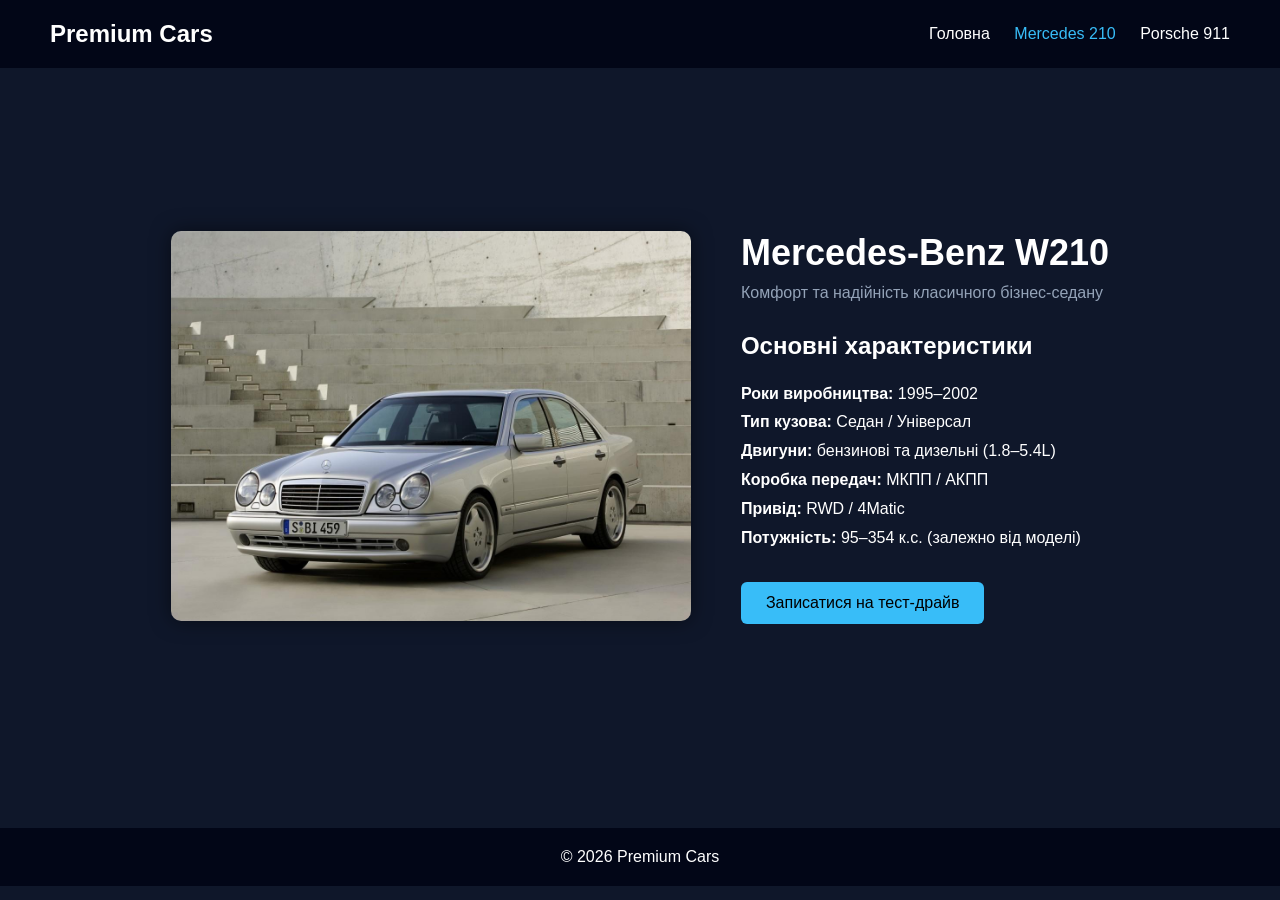
<file: mers.html>
<!DOCTYPE html>
<html lang="uk">
<head>
    <meta charset="UTF-8">
    <title>Mercedes-Benz W210</title>
    <link rel="stylesheet" href="mers.css">
</head>
<body>

<header>
    <div class="logo">Premium Cars</div>
    <nav>
        <a href="index.html">Головна</a>
        <a href="#" class="active">Mercedes 210</a>
        <a href="porsche.html">Porsche 911</a>
    </nav>
</header>

<section class="content">

    <div class="image-block">
        <img src="./U-lSezx8w3pfkiA62XfnzRyqgjZaif-ih6F_8nhIxjeRlDd3bY1tzAGXtoCmHCzwOu77lTdsMwvfX7D9QG3-28u1Fl_d6srjkINm5m-7M78w7oD2up8aud1FL220p_m43Hfk4r6-Atb_3p4YSOGbz7OJCh9VnUNv3opJPoX1FKVm5tU69wH8YsYe1R7_RFIw.jpeg" alt="Mercedes W210">
    </div>

    <div class="info-block">
        <h1>Mercedes-Benz W210</h1>
        <p class="subtitle">Комфорт та надійність класичного бізнес-седану</p>

        <h2>Основні характеристики</h2>

        <ul class="specs">
            <li><strong>Роки виробництва:</strong> 1995–2002</li>
            <li><strong>Тип кузова:</strong> Седан / Універсал</li>
            <li><strong>Двигуни:</strong> бензинові та дизельні (1.8–5.4L)</li>
            <li><strong>Коробка передач:</strong> МКПП / АКПП</li>
            <li><strong>Привід:</strong> RWD / 4Matic</li>
            <li><strong>Потужність:</strong> 95–354 к.с. (залежно від моделі)</li>
        </ul>

        <button>Записатися на тест-драйв</button>
    </div>

</section>

<footer>
    <p>© 2026 Premium Cars</p>
</footer>

</body>
</html>
</file>
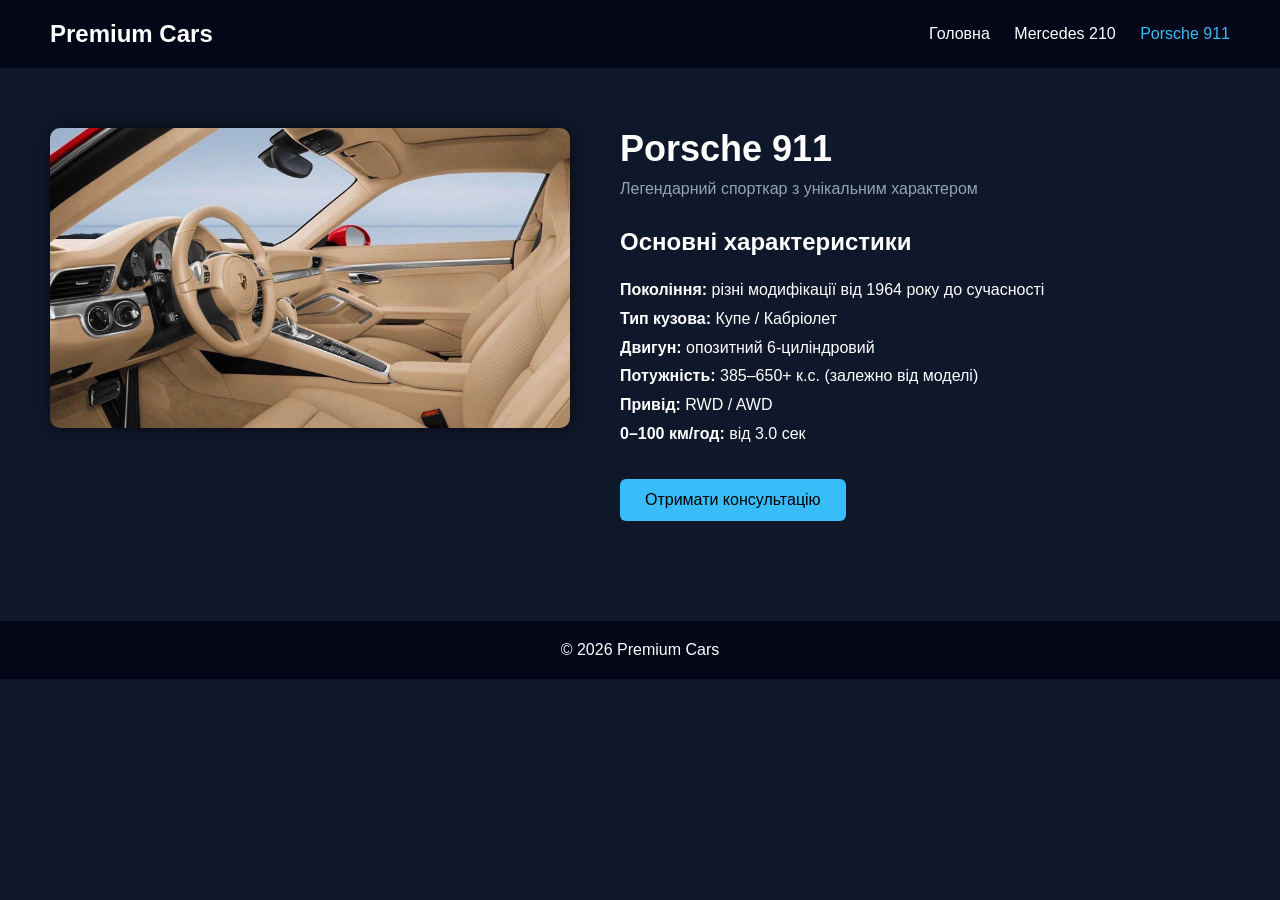
<file: porsche.html>
<!DOCTYPE html>
<html lang="uk">
<head>
    <meta charset="UTF-8">
    <title>Porsche 911</title>
    <link rel="stylesheet" href="porsche.css">
</head>
<body>

<header>
    <div class="logo">Premium Cars</div>
    <nav>
        <a href="index.html">Головна</a>
        <a href="mers.html">Mercedes 210</a>
        <a href="#" class="active">Porsche 911</a>
    </nav>
</header>

<section class="content">

    <div class="image-block">
        <img src="./porsche.jpeg"
             alt="Porsche 911 Interior">
    </div>

    <div class="info-block">
        <h1>Porsche 911</h1>
        <p class="subtitle">Легендарний спорткар з унікальним характером</p>

        <h2>Основні характеристики</h2>

        <ul class="specs">
            <li><strong>Покоління:</strong> різні модифікації від 1964 року до сучасності</li>
            <li><strong>Тип кузова:</strong> Купе / Кабріолет</li>
            <li><strong>Двигун:</strong> опозитний 6-циліндровий</li>
            <li><strong>Потужність:</strong> 385–650+ к.с. (залежно від моделі)</li>
            <li><strong>Привід:</strong> RWD / AWD</li>
            <li><strong>0–100 км/год:</strong> від 3.0 сек</li>
        </ul>

        <button>Отримати консультацію</button>
    </div>

</section>

<footer>
    <p>© 2026 Premium Cars</p>
</footer>

</body>
</html>
</file>
<file: mers.css>
* {
    margin: 0;
    padding: 0;
    box-sizing: border-box;
    font-family: Arial, sans-serif;
}

body {
    display: flex;
    flex-direction: column;
    background: #0f172a;
    color: #fff;
}

/* HEADER */
header {
    display: flex;
    justify-content: space-between;
    align-items: center;
    padding: 20px 50px;
    background: #020617;
}

.logo {
    font-size: 24px;
    font-weight: bold;
}

nav a {
    margin-left: 20px;
    text-decoration: none;
    color: #fff;
    transition: 0.3s;
}

nav a:hover,
nav a.active {
    color: #38bdf8;
}

/* MAIN CONTENT */
.content {
    display: flex;
    justify-content: center;
    align-items: center;
    height: 80vh;
    flex-grow: 1;
    padding: 60px 50px;
    gap: 50px;
}

.image-block img {
    width: 520px;
    border-radius: 10px;
    box-shadow: 0 0 20px rgba(0,0,0,0.5);
}

.info-block {
    max-width: 500px;
}

.info-block h1 {
    font-size: 36px;
    margin-bottom: 10px;
}

.subtitle {
    margin-bottom: 30px;
    color: #94a3b8;
}

.specs {
    list-style: none;
    margin: 20px 0 30px 0;
    line-height: 1.8;
}

button {
    padding: 12px 25px;
    border: none;
    background: #38bdf8;
    color: #000;
    border-radius: 6px;
    cursor: pointer;
    font-size: 16px;
    transition: 0.3s;
}

button:hover {
    background: #0ea5e9;
}

/* FOOTER */
footer {
    text-align: center;
    padding: 20px;
    background: #020617;
    margin-top: 40px;
}
</file>
<file: porsche.css>
* {
    margin: 0;
    padding: 0;
    box-sizing: border-box;
    font-family: Arial, sans-serif;
}

body {
    background: #0f172a;
    color: #fff;
}

/* HEADER */
header {
    display: flex;
    justify-content: space-between;
    align-items: center;
    padding: 20px 50px;
    background: #020617;
}

.logo {
    font-size: 24px;
    font-weight: bold;
}

nav a {
    margin-left: 20px;
    text-decoration: none;
    color: #fff;
    transition: 0.3s;
}

nav a:hover,
nav a.active {
    color: #38bdf8;
}

/* MAIN CONTENT */
.content {
    display: flex;
    padding: 60px 50px;
    gap: 50px;
}

.image-block img {
    width: 520px;
    border-radius: 10px;
    box-shadow: 0 0 20px rgba(0,0,0,0.5);
}

.info-block {
    max-width: 500px;
}

.info-block h1 {
    font-size: 36px;
    margin-bottom: 10px;
}

.subtitle {
    margin-bottom: 30px;
    color: #94a3b8;
}

.specs {
    list-style: none;
    margin: 20px 0 30px;
    line-height: 1.8;
}

button {
    padding: 12px 25px;
    border: none;
    background: #38bdf8;
    color: #000;
    border-radius: 6px;
    cursor: pointer;
    font-size: 16px;
    transition: 0.3s;
}

button:hover {
    background: #0ea5e9;
}

/* FOOTER */
footer {
    text-align: center;
    padding: 20px;
    background: #020617;
    margin-top: 40px;
}
</file>
